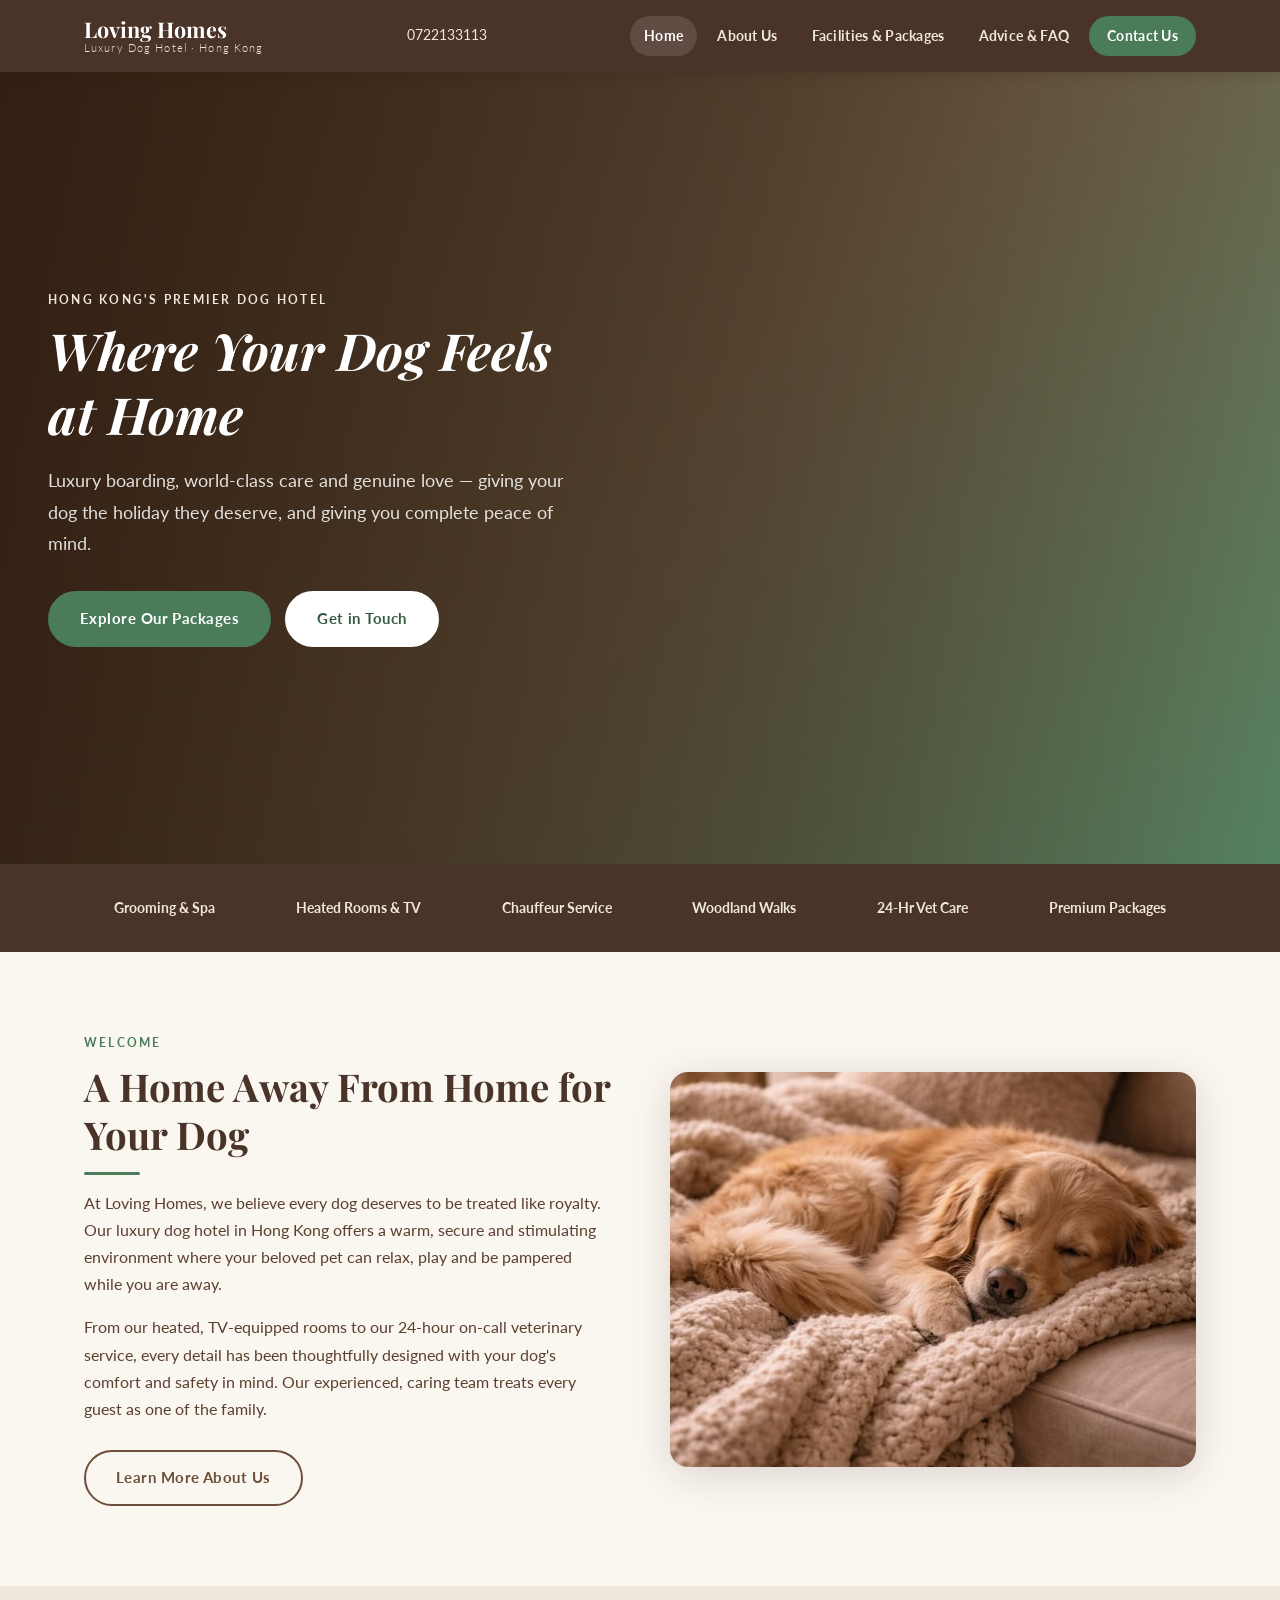
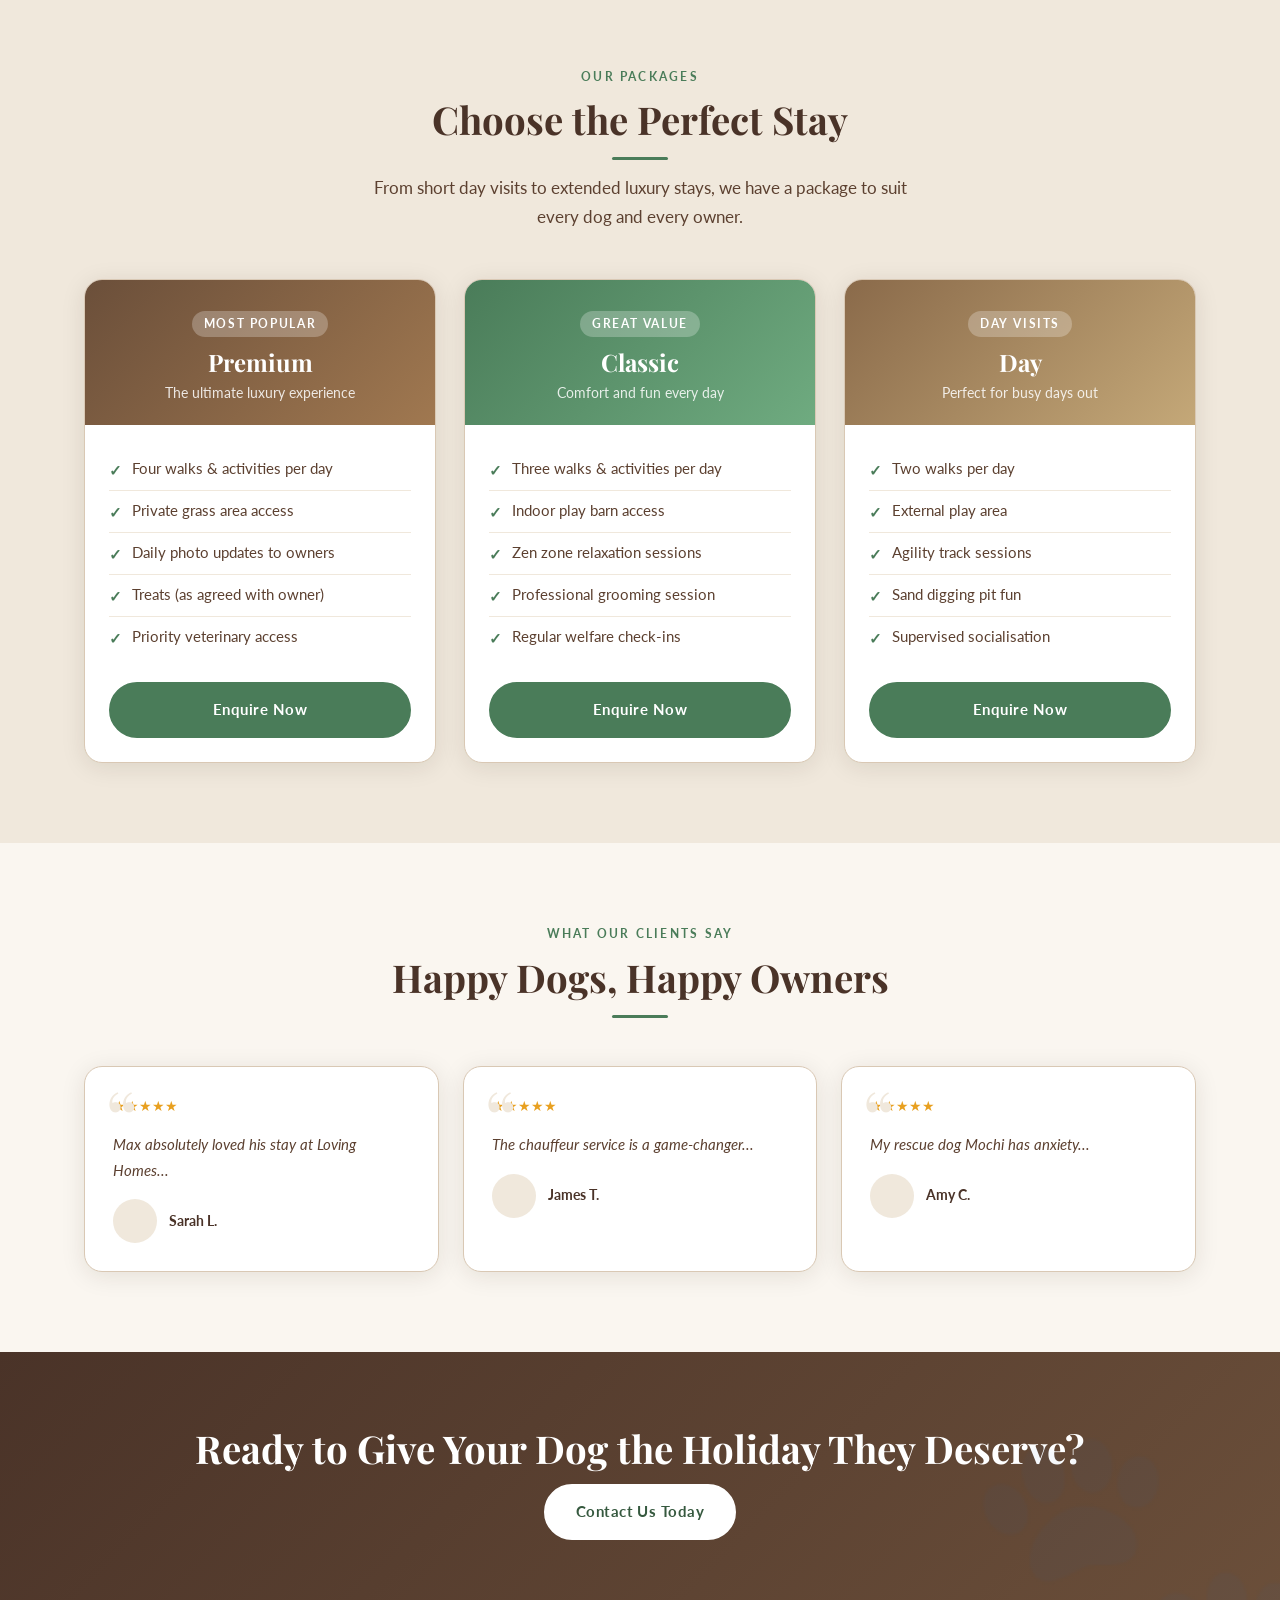
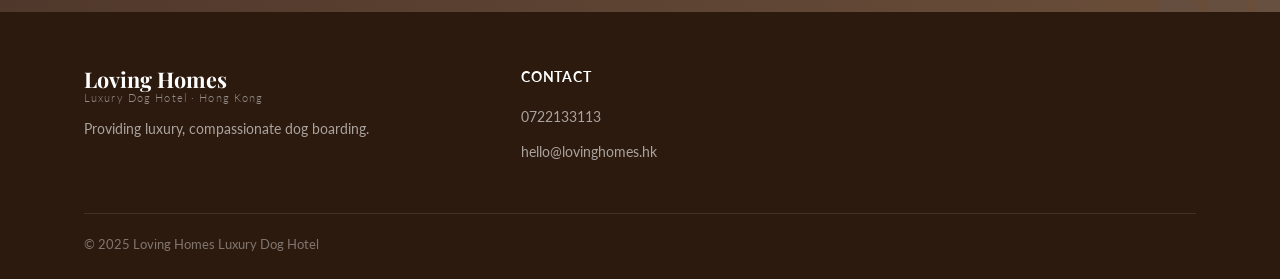
<file: index.html>
<!DOCTYPE html>
<html lang="en">
<head>
  <meta charset="UTF-8">
  <meta name="viewport" content="width=device-width, initial-scale=1.0">
  <meta name="description" content="Loving Homes – Hong Kong's premier luxury dog hotel. Premium boarding, grooming, chauffeur service and 24-hour vet care for your beloved pet.">
  <title>Loving Homes | Luxury Dog Hotel Hong Kong</title>
  <link rel="stylesheet" href="style.css">
</head>
<body>

  <a href="#main-content" class="skip-link">Skip to main content</a>

  <!-- HEADER -->
  <header id="site-header" role="banner">
    <div class="header-inner">
      <a href="index.html" class="logo" aria-label="Loving Homes – Home">
        <span class="logo-text">Loving Homes<span>Luxury Dog Hotel · Hong Kong</span></span>
      </a>
      <span class="header-contact" aria-label="Phone number">0722133113</span>
      <nav id="main-nav" aria-label="Main navigation">
        <a href="index.html" class="active">Home</a>
        <a href="about.html">About Us</a>
        <a href="packages.html">Facilities &amp; Packages</a>
        <a href="advice.html">Advice &amp; FAQ</a>
        <a href="contact.html" class="nav-cta">Contact Us</a>
      </nav>
      <button class="hamburger" id="hamburger" aria-label="Toggle navigation" aria-expanded="false" aria-controls="main-nav">
        <span></span><span></span><span></span>
      </button>
    </div>
  </header>

  <main id="main-content">

    <!-- HERO -->
    <section class="hero" aria-label="Welcome to Loving Homes">
      <div class="hero-bg" aria-hidden="true"></div>
      <div class="hero-overlay" aria-hidden="true"></div>
      <div class="hero-paws" aria-hidden="true"></div>
      <div class="hero-content">
        <span class="section-label">Hong Kong's Premier Dog Hotel</span>
        <h1>Where Your Dog Feels at Home</h1>
        <p>Luxury boarding, world-class care and genuine love — giving your dog the holiday they deserve, and giving you complete peace of mind.</p>
        <div class="hero-btns">
          <a href="packages.html" class="btn btn-primary">Explore Our Packages</a>
          <a href="contact.html" class="btn btn-light">Get in Touch</a>
        </div>
      </div>
    </section>

    <!-- FACILITY STRIP -->
    <div class="facility-strip" aria-label="Key facilities at a glance">
      <div class="facility-strip-inner">
        <div class="fstrip-item">Grooming &amp; Spa</div>
        <div class="fstrip-item">Heated Rooms &amp; TV</div>
        <div class="fstrip-item">Chauffeur Service</div>
        <div class="fstrip-item">Woodland Walks</div>
        <div class="fstrip-item">24-Hr Vet Care</div>
        <div class="fstrip-item">Premium Packages</div>
      </div>
    </div>

    <!-- WELCOME SECTION -->
    <section class="section" aria-labelledby="welcome-heading">
      <div class="container">
        <div class="two-col">
          <div>
            <span class="section-label">Welcome</span>
            <h2 id="welcome-heading">A Home Away From Home for Your Dog</h2>
            <div class="divider" aria-hidden="true"></div>
            <p>At Loving Homes, we believe every dog deserves to be treated like royalty. Our luxury dog hotel in Hong Kong offers a warm, secure and stimulating environment where your beloved pet can relax, play and be pampered while you are away.</p>
            <p>From our heated, TV-equipped rooms to our 24-hour on-call veterinary service, every detail has been thoughtfully designed with your dog's comfort and safety in mind. Our experienced, caring team treats every guest as one of the family.</p>
            <a href="about.html" class="btn btn-outline" style="margin-top:12px;">Learn More About Us</a>
          </div>
          <div class="two-col-img">
            <img src="Dog1.jpg" alt="Happy dog at Loving Homes">
          </div>
        </div>
      </div>
    </section>

    <!-- PACKAGES PREVIEW -->
    <section class="section section-alt" aria-labelledby="packages-heading">
      <div class="container">
        <div class="section-heading centered">
          <span class="section-label">Our Packages</span>
          <h2 id="packages-heading">Choose the Perfect Stay</h2>
          <div class="divider" aria-hidden="true"></div>
          <p>From short day visits to extended luxury stays, we have a package to suit every dog and every owner.</p>
        </div>
        <div class="packages-grid">

          <div class="pkg-card">
            <div class="pkg-header premium">
              <span class="pkg-badge">Most Popular</span>
              <h3>Premium</h3>
              <p>The ultimate luxury experience</p>
            </div>
            <div class="pkg-body">
              <ul class="pkg-features">
                <li>Four walks &amp; activities per day</li>
                <li>Private grass area access</li>
                <li>Daily photo updates to owners</li>
                <li>Treats (as agreed with owner)</li>
                <li>Priority veterinary access</li>
              </ul>
              <a href="contact.html?pkg=premium" class="btn btn-primary">Enquire Now</a>
            </div>
          </div>

          <div class="pkg-card">
            <div class="pkg-header classic">
              <span class="pkg-badge">Great Value</span>
              <h3>Classic</h3>
              <p>Comfort and fun every day</p>
            </div>
            <div class="pkg-body">
              <ul class="pkg-features">
                <li>Three walks &amp; activities per day</li>
                <li>Indoor play barn access</li>
                <li>Zen zone relaxation sessions</li>
                <li>Professional grooming session</li>
                <li>Regular welfare check-ins</li>
              </ul>
              <a href="contact.html?pkg=classic" class="btn btn-primary">Enquire Now</a>
            </div>
          </div>

          <div class="pkg-card">
            <div class="pkg-header day">
              <span class="pkg-badge">Day Visits</span>
              <h3>Day</h3>
              <p>Perfect for busy days out</p>
            </div>
            <div class="pkg-body">
              <ul class="pkg-features">
                <li>Two walks per day</li>
                <li>External play area</li>
                <li>Agility track sessions</li>
                <li>Sand digging pit fun</li>
                <li>Supervised socialisation</li>
              </ul>
              <a href="contact.html?pkg=day" class="btn btn-primary">Enquire Now</a>
            </div>
          </div>

        </div>
      </div>
    </section>

    <!-- TESTIMONIALS -->
    <section class="section">
      <div class="container">
        <div class="section-heading centered">
          <span class="section-label">What Our Clients Say</span>
          <h2>Happy Dogs, Happy Owners</h2>
          <div class="divider"></div>
        </div>
        <div class="testimonials-grid">

          <article class="testi-card">
            <div class="stars">★★★★★</div>
            <p>Max absolutely loved his stay at Loving Homes...</p>
            <div class="testi-author">
              <div class="testi-avatar"></div>
              <div>
                <div class="testi-name">Sarah L.</div>
              </div>
            </div>
          </article>

          <article class="testi-card">
            <div class="stars">★★★★★</div>
            <p>The chauffeur service is a game-changer...</p>
            <div class="testi-author">
              <div class="testi-avatar"></div>
              <div>
                <div class="testi-name">James T.</div>
              </div>
            </div>
          </article>

          <article class="testi-card">
            <div class="stars">★★★★★</div>
            <p>My rescue dog Mochi has anxiety...</p>
            <div class="testi-author">
              <div class="testi-avatar"></div>
              <div>
                <div class="testi-name">Amy C.</div>
              </div>
            </div>
          </article>

        </div>
      </div>
    </section>

    <!-- CTA -->
    <section class="cta-banner">
      <div class="container">
        <h2>Ready to Give Your Dog the Holiday They Deserve?</h2>
        <a href="contact.html" class="btn btn-light">Contact Us Today</a>
      </div>
    </section>

  </main>

  <!-- FOOTER -->
  <footer id="site-footer">
    <div class="container">
      <div class="footer-inner">

        <div class="footer-brand">
          <a href="index.html" class="logo">
            <span class="logo-text">Loving Homes<span>Luxury Dog Hotel · Hong Kong</span></span>
          </a>
          <p>Providing luxury, compassionate dog boarding.</p>
        </div>

        <div class="footer-col">
          <h4>Contact</h4>
          <ul>
            <li><a href="tel:0722133113">0722133113</a></li>
            <li><a href="mailto:hello@lovinghomes.hk">hello@lovinghomes.hk</a></li>
          </ul>
        </div>

      </div>

      <div class="footer-bottom">
        <span>© 2025 Loving Homes Luxury Dog Hotel</span>
      </div>
    </div>
  </footer>

</body>
</html>
</file>
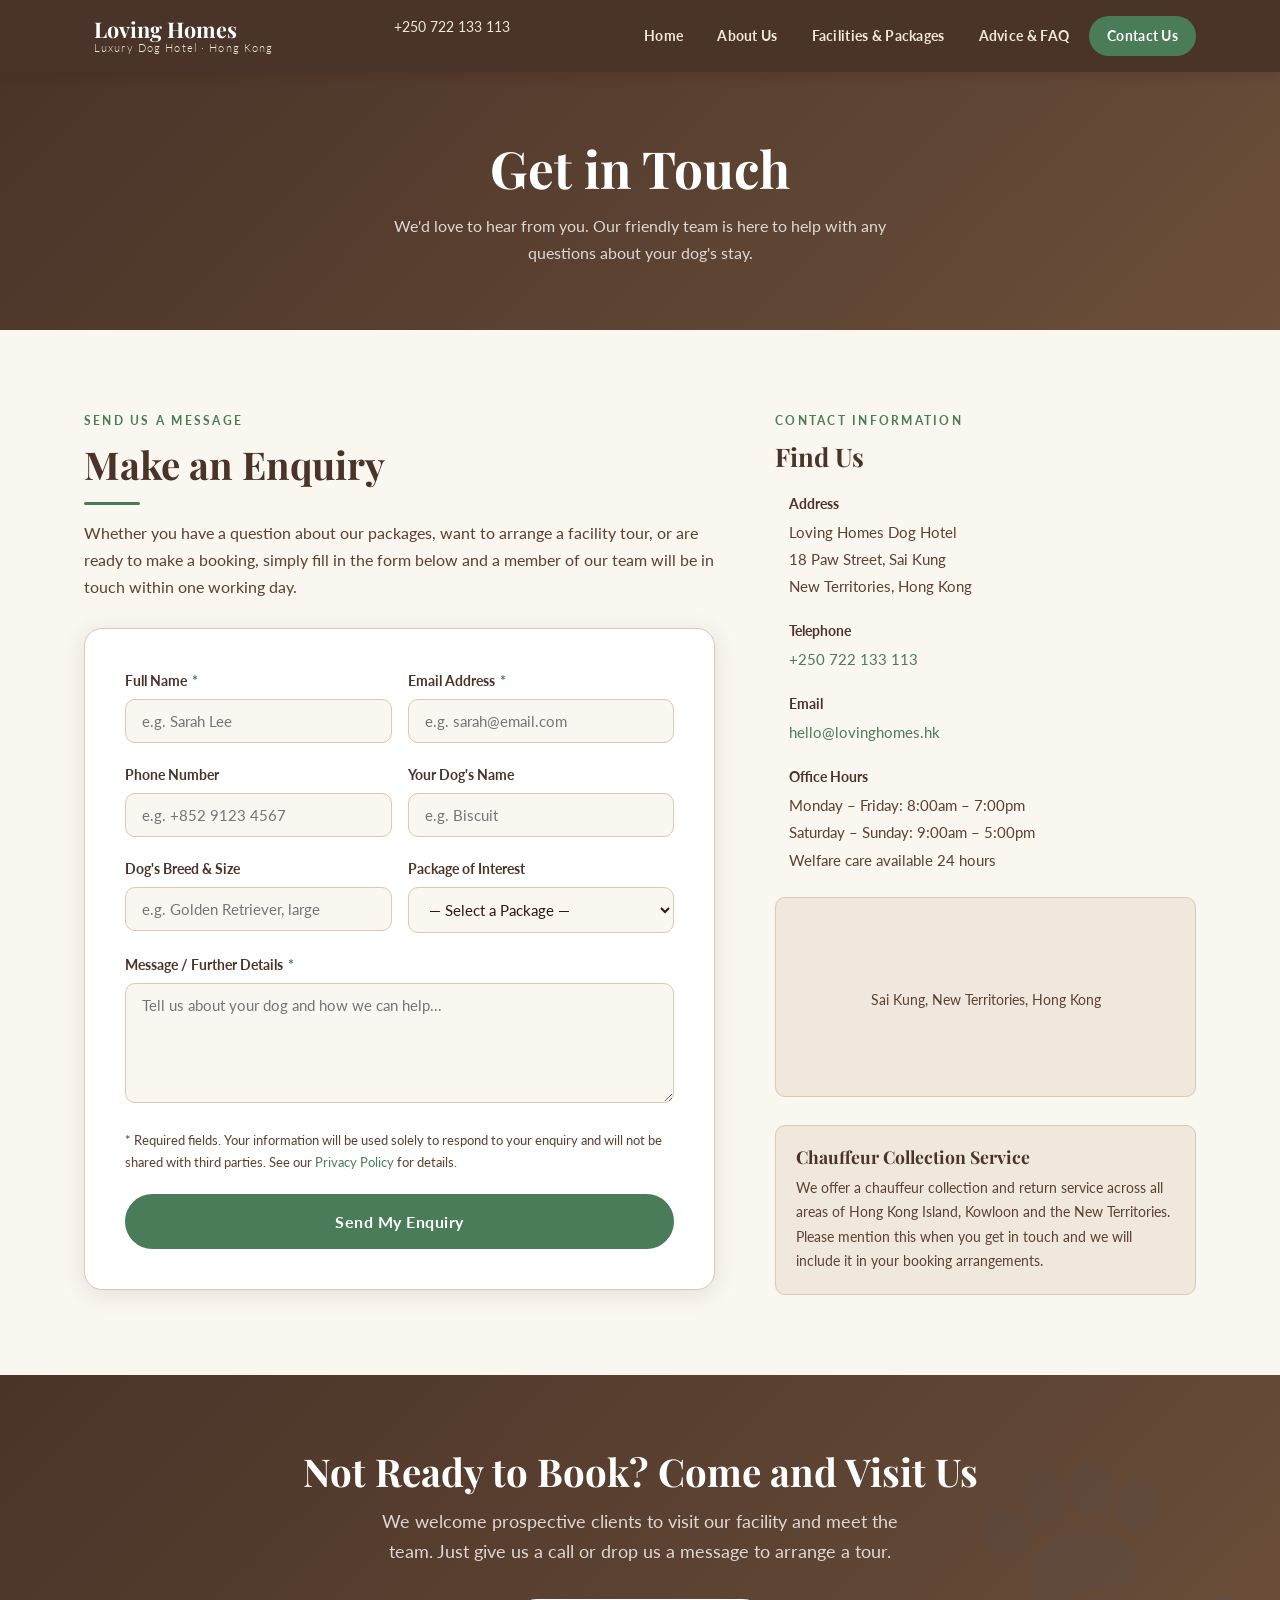
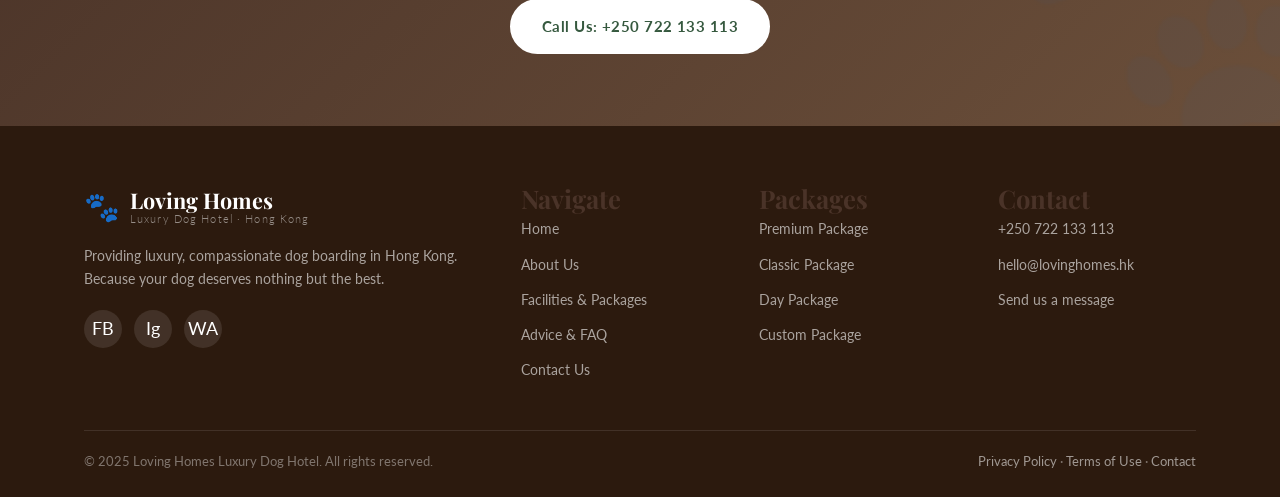
<file: contact.html>
<!DOCTYPE html>
<html lang="en">
<head>
  <meta charset="UTF-8">
  <meta name="viewport" content="width=device-width, initial-scale=1.0">
  <meta name="description" content="Contact Loving Homes Dog Hotel in Hong Kong. Ask about our packages, arrange a viewing, or make an enquiry for your dog's stay.">
  <title>Contact Us | Loving Homes Dog Hotel Hong Kong</title>
  <link rel="stylesheet" href="style.css">
</head>
<body>
  <a href="#main-content" class="skip-link">Skip to main content</a>

  <header id="site-header">
    <div class="header-inner">
      <a href="index.html" class="logo" aria-label="Loving Homes – Home">
        <span class="logo-icon" aria-hidden="true"></span>
        <span class="logo-text">Loving Homes<span>Luxury Dog Hotel · Hong Kong</span></span>
      </a>
      <p class="header-contact"> +250 722 133 113</p>
      <nav id="main-nav" aria-label="Main navigation">
        <a href="index.html">Home</a>
        <a href="about.html">About Us</a>
        <a href="packages.html">Facilities &amp; Packages</a>
        <a href="advice.html">Advice &amp; FAQ</a>
        <a href="contact.html" class="nav-cta active">Contact Us</a>
      </nav>
      <button class="hamburger" id="hamburger" aria-label="Toggle navigation" aria-expanded="false" aria-controls="main-nav">
        <span></span><span></span><span></span>
      </button>
    </div>
  </header>

  <main id="main-content">

    <div class="page-banner" aria-label="Contact Us page banner">
      <div class="container">
        <h1>Get in Touch</h1>
        <p>We'd love to hear from you. Our friendly team is here to help with any questions about your dog's stay.</p>
      </div>
    </div>

    <section class="section" aria-labelledby="contact-heading">
      <div class="container">
        <div class="contact-layout">

          <!-- FORM SIDE -->
          <div>
            <span class="section-label">Send Us a Message</span>
            <h2 id="contact-heading">Make an Enquiry</h2>
            <div class="divider" aria-hidden="true"></div>
            <p style="margin-bottom:28px;">Whether you have a question about our packages, want to arrange a facility tour, or are ready to make a booking, simply fill in the form below and a member of our team will be in touch within one working day.</p>

            <div class="contact-form-wrap">

              <!-- FORM — posts to Formspree -->
              <form
                id="contact-form"
                action="https://formspree.io/f/mwvawjal"
                method="POST"
                novalidate
                aria-label="Contact enquiry form"
              >

                <div class="form-row">
                  <div class="form-group">
                    <label for="full-name">Full Name <span class="required-star" aria-hidden="true">*</span></label>
                    <input type="text" id="full-name" name="full-name" required autocomplete="name" placeholder="e.g. Sarah Lee" aria-required="true">
                    <span class="error-msg" role="alert" id="name-error">Please enter your full name.</span>
                  </div>
                  <div class="form-group">
                    <label for="email">Email Address <span class="required-star" aria-hidden="true">*</span></label>
                    <input type="email" id="email" name="email" required autocomplete="email" placeholder="e.g. sarah@email.com" aria-required="true">
                    <span class="error-msg" role="alert" id="email-error">Please enter a valid email address.</span>
                  </div>
                </div>

                <div class="form-row">
                  <div class="form-group">
                    <label for="phone">Phone Number</label>
                    <input type="tel" id="phone" name="phone" autocomplete="tel" placeholder="e.g. +852 9123 4567">
                  </div>
                  <div class="form-group">
                    <label for="dog-name">Your Dog's Name</label>
                    <input type="text" id="dog-name" name="dog-name" placeholder="e.g. Biscuit">
                  </div>
                </div>

                <div class="form-row">
                  <div class="form-group">
                    <label for="dog-breed">Dog's Breed &amp; Size</label>
                    <input type="text" id="dog-breed" name="dog-breed" placeholder="e.g. Golden Retriever, large">
                  </div>
                  <div class="form-group">
                    <label for="package">Package of Interest</label>
                    <select id="package" name="package">
                      <option value="">— Select a Package —</option>
                      <option value="premium">Premium Package</option>
                      <option value="classic">Classic Package</option>
                      <option value="day">Day Package</option>
                      <option value="custom">Custom Package</option>
                      <option value="not-sure">Not Sure Yet</option>
                    </select>
                  </div>
                </div>

                <div class="form-group">
                  <label for="message">Message / Further Details <span class="required-star" aria-hidden="true">*</span></label>
                  <textarea id="message" name="message" required placeholder="Tell us about your dog and how we can help..." aria-required="true"></textarea>
                  <span class="error-msg" role="alert" id="message-error">Please enter a message.</span>
                </div>

                <p style="font-size:0.8rem;color:var(--text-mid);margin-bottom:20px;">
                  <span aria-hidden="true">*</span> Required fields. Your information will be used solely to respond to your enquiry and will not be shared with third parties. See our <a href="#">Privacy Policy</a> for details.
                </p>

                <button type="submit" class="btn btn-primary" style="width:100%;font-size:1rem;padding:16px;">
                  Send My Enquiry
                </button>

              </form>

              <!-- CONFIRMATION MESSAGE -->
              <div id="form-confirmation" class="form-confirmation" role="alert" aria-live="polite">
                <div class="conf-icon" aria-hidden="true"></div>
                <h3>Thank You!</h3>
                <p>Your enquiry has been received. A member of the Loving Homes team will be in touch within one working day.</p>
                <p style="margin-top:16px;"><a href="index.html" class="btn btn-outline">Return to Home</a></p>
              </div>

            </div>
          </div>

          <!-- INFO SIDE -->
          <div>
            <span class="section-label">Contact Information</span>
            <h3 style="margin-bottom:20px;">Find Us</h3>

            <div class="contact-info-item">
              <div class="ci-icon" aria-hidden="true"></div>
              <div class="ci-text">
                <strong>Address</strong>
                <span>Loving Homes Dog Hotel<br>18 Paw Street, Sai Kung<br>New Territories, Hong Kong</span>
              </div>
            </div>

            <div class="contact-info-item">
              <div class="ci-icon" aria-hidden="true"></div>
              <div class="ci-text">
                <strong>Telephone</strong>
                <span><a href="tel:+250722133113">+250 722 133 113</a></span>
              </div>
            </div>

            <div class="contact-info-item">
              <div class="ci-icon" aria-hidden="true"></div>
              <div class="ci-text">
                <strong>Email</strong>
                <span><a href="mailto:hello@lovinghomes.hk">hello@lovinghomes.hk</a></span>
              </div>
            </div>

            <div class="contact-info-item">
              <div class="ci-icon" aria-hidden="true"></div>
              <div class="ci-text">
                <strong>Office Hours</strong>
                <span>Monday – Friday: 8:00am – 7:00pm<br>Saturday – Sunday: 9:00am – 5:00pm<br>Welfare care available 24 hours</span>
              </div>
            </div>

            <div class="map-placeholder" role="img" aria-label="Map placeholder – Loving Homes location in Sai Kung, Hong Kong">
              <span aria-hidden="true"></span>
              <span>Sai Kung, New Territories, Hong Kong</span>
            </div>

            <div style="margin-top:28px;padding:20px;background:var(--bg-mid);border-radius:var(--radius);border:1px solid var(--border);">
              <h4 style="margin-bottom:8px;">Chauffeur Collection Service</h4>
              <p style="font-size:0.9rem;margin:0;">We offer a chauffeur collection and return service across all areas of Hong Kong Island, Kowloon and the New Territories. Please mention this when you get in touch and we will include it in your booking arrangements.</p>
            </div>
          </div>

        </div>
      </div>
    </section>

    <!-- CTA BANNER -->
    <section class="cta-banner" aria-labelledby="contact-cta-heading">
      <div class="container">
        <h2 id="contact-cta-heading">Not Ready to Book? Come and Visit Us</h2>
        <p>We welcome prospective clients to visit our facility and meet the team. Just give us a call or drop us a message to arrange a tour.</p>
        <a href="tel:+250722133113" class="btn btn-light">Call Us: +250 722 133 113</a>
      </div>
    </section>

  </main>

  <footer id="site-footer" role="contentinfo">
    <div class="container">
      <div class="footer-inner">
        <div class="footer-brand">
          <a href="index.html" class="logo">
            <span class="logo-icon" aria-hidden="true">🐾</span>
            <span class="logo-text">Loving Homes<span>Luxury Dog Hotel · Hong Kong</span></span>
          </a>
          <p>Providing luxury, compassionate dog boarding in Hong Kong. Because your dog deserves nothing but the best.</p>
          <div class="social-icons">
            <a href="#" class="social-icon" aria-label="Facebook">FB</a>
            <a href="#" class="social-icon" aria-label="Instagram">Ig</a>
            <a href="#" class="social-icon" aria-label="WhatsApp">WA</a>
          </div>
        </div>
        <div class="footer-col">
          <h3>Navigate</h3>
          <ul>
            <li><a href="index.html">Home</a></li>
            <li><a href="about.html">About Us</a></li>
            <li><a href="packages.html">Facilities &amp; Packages</a></li>
            <li><a href="advice.html">Advice &amp; FAQ</a></li>
            <li><a href="contact.html">Contact Us</a></li>
          </ul>
        </div>
        <div class="footer-col">
          <h3>Packages</h3>
          <ul>
            <li><a href="packages.html#premium">Premium Package</a></li>
            <li><a href="packages.html#classic">Classic Package</a></li>
            <li><a href="packages.html#day">Day Package</a></li>
            <li><a href="contact.html">Custom Package</a></li>
          </ul>
        </div>
        <div class="footer-col">
          <h3>Contact</h3>
          <ul>
            <li><a href="tel:+250722133113">+250 722 133 113</a></li>
            <li><a href="mailto:hello@lovinghomes.hk">hello@lovinghomes.hk</a></li>
            <li><a href="contact.html">Send us a message</a></li>
          </ul>
        </div>
      </div>
      <div class="footer-bottom">
        <span>© 2025 Loving Homes Luxury Dog Hotel. All rights reserved.</span>
        <span><a href="#">Privacy Policy</a> · <a href="#">Terms of Use</a> · <a href="contact.html">Contact</a></span>
      </div>
    </div>
  </footer>

  <script>
    /* ── Hamburger menu ───────────────────── */
    const hamburger = document.getElementById('hamburger');
    const mainNav   = document.getElementById('main-nav');
    if (hamburger && mainNav) {
      hamburger.addEventListener('click', function () {
        const isOpen = mainNav.classList.toggle('open');
        hamburger.classList.toggle('open', isOpen);
        hamburger.setAttribute('aria-expanded', isOpen);
      });
      mainNav.querySelectorAll('a').forEach(link => {
        link.addEventListener('click', () => {
          mainNav.classList.remove('open');
          hamburger.classList.remove('open');
          hamburger.setAttribute('aria-expanded', 'false');
        });
      });
    }

    /* ── Contact Form — Formspree + custom confirmation ── */
    const form         = document.getElementById('contact-form');
    const confirmation = document.getElementById('form-confirmation');

    if (form) {
      form.addEventListener('submit', async function (e) {
        e.preventDefault();

        /* client-side validation */
        let valid = true;
        form.querySelectorAll('.error-msg').forEach(el => el.style.display = 'none');
        form.querySelectorAll('.error').forEach(el => el.classList.remove('error'));

        form.querySelectorAll('[required]').forEach(field => {
          if (!field.value.trim()) {
            field.classList.add('error');
            const msg = field.parentElement.querySelector('.error-msg');
            if (msg) msg.style.display = 'block';
            valid = false;
          }
        });

        const emailField = form.querySelector('[type="email"]');
        if (emailField && emailField.value.trim()) {
          const emailPattern = /^[^\s@]+@[^\s@]+\.[^\s@]+$/;
          if (!emailPattern.test(emailField.value.trim())) {
            emailField.classList.add('error');
            const msg = emailField.parentElement.querySelector('.error-msg');
            if (msg) { msg.textContent = 'Please enter a valid email address.'; msg.style.display = 'block'; }
            valid = false;
          }
        }

        if (!valid) return;

        /* send to Formspree */
        const submitBtn = form.querySelector('[type="submit"]');
        submitBtn.textContent = 'Sending…';
        submitBtn.disabled = true;

        try {
          const response = await fetch(form.action, {
            method: 'POST',
            body: new FormData(form),
            headers: { 'Accept': 'application/json' }
          });

          if (response.ok) {
            form.style.display = 'none';
            confirmation.style.display = 'block';
          } else {
            submitBtn.textContent = 'Send My Enquiry';
            submitBtn.disabled = false;
            alert('Something went wrong. Please try again or email us directly at hello@lovinghomes.hk');
          }
        } catch (error) {
          submitBtn.textContent = 'Send My Enquiry';
          submitBtn.disabled = false;
          alert('Network error. Please check your connection and try again.');
        }
      });

      form.querySelectorAll('input, select, textarea').forEach(field => {
        field.addEventListener('input', function () {
          this.classList.remove('error');
          const msg = this.parentElement.querySelector('.error-msg');
          if (msg) msg.style.display = 'none';
        });
      });
    }
  </script>

</body>
</html>
</file>
<file: style.css>
@import url('https://fonts.googleapis.com/css2?family=Playfair+Display:ital,wght@0,400;0,600;0,700;1,400&family=Lato:wght@300;400;700&display=swap');

/* ================================================
   CSS VARIABLES
   ================================================ */
:root {
  --primary:       #6B4F3A;
  --primary-dark:  #4A3328;
  --secondary:     #A07850;
  --accent:        #4A7C59;
  --accent-dark:   #36593F;
  --bg-light:      #FAF6F0;
  --bg-mid:        #F0E8DC;
  --bg-dark:       #2C1A0E;
  --text-dark:     #2C1A0E;
  --text-mid:      #5C4030;
  --text-light:    #FFFFFF;
  --border:        #D9C8B4;
  --shadow:        0 4px 24px rgba(44,26,14,0.10);
  --shadow-lg:     0 8px 40px rgba(44,26,14,0.15);
  --radius:        10px;
  --radius-lg:     18px;
  --transition:    0.3s ease;
  --font-heading:  'Playfair Display', Georgia, serif;
  --font-body:     'Lato', Arial, sans-serif;
}

/* ================================================
   RESET & BASE
   ================================================ */
*, *::before, *::after {
  box-sizing: border-box;
  margin: 0;
  padding: 0;
}

html {
  scroll-behavior: smooth;
  font-size: 16px;
}

body {
  font-family: var(--font-body);
  background: var(--bg-light);
  color: var(--text-dark);
  line-height: 1.7;
}

img {
  max-width: 100%;
  height: auto;
  display: block;
}

a {
  color: var(--accent);
  text-decoration: none;
  transition: color var(--transition);
}

a:hover {
  color: var(--accent-dark);
}

ul {
  list-style: none;
}

/* ================================================
   ACCESSIBILITY – SKIP LINK
   ================================================ */
.skip-link {
  position: absolute;
  top: -100px;
  left: 0;
  background: var(--accent);
  color: #fff;
  padding: 10px 18px;
  z-index: 9999;
  border-radius: 0 0 var(--radius) 0;
  font-weight: 700;
  transition: top 0.2s;
}

.skip-link:focus {
  top: 0;
}

/* ================================================
   TYPOGRAPHY
   ================================================ */
h1, h2, h3, h4, h5 {
  font-family: var(--font-heading);
  line-height: 1.25;
  color: var(--primary-dark);
}

h1 { font-size: clamp(2rem, 5vw, 3.2rem); }
h2 { font-size: clamp(1.6rem, 3.5vw, 2.4rem); }
h3 { font-size: clamp(1.2rem, 2.5vw, 1.6rem); }
h4 { font-size: 1.1rem; }

p {
  margin-bottom: 1rem;
  color: var(--text-mid);
}

p:last-child {
  margin-bottom: 0;
}

.section-label {
  display: block;
  font-size: 0.78rem;
  font-weight: 700;
  letter-spacing: 0.18em;
  text-transform: uppercase;
  color: var(--accent);
  margin-bottom: 0.5rem;
}

/* ================================================
   LAYOUT HELPERS
   ================================================ */
.container {
  max-width: 1160px;
  margin: 0 auto;
  padding: 0 24px;
}

.section {
  padding: 80px 0;
}

.section-alt {
  background: var(--bg-mid);
}

.text-center {
  text-align: center;
}

/* ================================================
   BUTTONS
   ================================================ */
.btn {
  display: inline-block;
  padding: 13px 30px;
  border-radius: 50px;
  font-family: var(--font-body);
  font-weight: 700;
  font-size: 0.95rem;
  letter-spacing: 0.03em;
  cursor: pointer;
  border: 2px solid transparent;
  transition: all var(--transition);
  text-align: center;
}

.btn-primary {
  background: var(--accent);
  color: #fff;
  border-color: var(--accent);
}

.btn-primary:hover {
  background: var(--accent-dark);
  border-color: var(--accent-dark);
  color: #fff;
  transform: translateY(-2px);
  box-shadow: 0 6px 20px rgba(74,124,89,0.35);
}

.btn-outline {
  background: transparent;
  color: var(--primary);
  border-color: var(--primary);
}

.btn-outline:hover {
  background: var(--primary);
  color: #fff;
  transform: translateY(-2px);
}

.btn-light {
  background: #fff;
  color: var(--accent-dark);
  border-color: #fff;
}

.btn-light:hover {
  background: var(--bg-mid);
  border-color: var(--bg-mid);
  transform: translateY(-2px);
}

/* ================================================
   HEADER & NAVIGATION
   ================================================ */
#site-header {
  position: sticky;
  top: 0;
  z-index: 1000;
  background: var(--primary-dark);
  box-shadow: 0 2px 12px rgba(44,26,14,0.18);
}

.header-inner {
  display: flex;
  align-items: center;
  justify-content: space-between;
  padding: 0 24px;
  max-width: 1160px;
  margin: 0 auto;
  height: 72px;
}

.logo {
  display: flex;
  align-items: center;
  gap: 10px;
  text-decoration: none;
}

.logo-icon {
  font-size: 1.8rem;
}

.logo-text {
  font-family: var(--font-heading);
  font-size: 1.35rem;
  font-weight: 700;
  color: #fff;
  line-height: 1.1;
}

.logo-text span {
  display: block;
  font-size: 0.7rem;
  font-weight: 300;
  letter-spacing: 0.1em;
  color: var(--bg-mid);
  font-family: var(--font-body);
}

.header-contact {
  color: var(--bg-mid);
  font-size: 0.85rem;
  display: flex;
  align-items: center;
  gap: 6px;
}

#main-nav {
  display: flex;
  align-items: center;
  gap: 6px;
}

#main-nav a {
  color: var(--bg-mid);
  font-weight: 700;
  font-size: 0.9rem;
  padding: 8px 14px;
  border-radius: 50px;
  transition: all var(--transition);
  letter-spacing: 0.02em;
}

#main-nav a:hover,
#main-nav a.active {
  background: rgba(255,255,255,0.12);
  color: #fff;
}

#main-nav a.nav-cta {
  background: var(--accent);
  color: #fff;
  padding: 8px 18px;
}

#main-nav a.nav-cta:hover {
  background: var(--accent-dark);
}

/* Hamburger Menu */
.hamburger {
  display: none;
  flex-direction: column;
  gap: 5px;
  cursor: pointer;
  padding: 8px;
  background: none;
  border: none;
}

.hamburger span {
  display: block;
  width: 25px;
  height: 2px;
  background: #fff;
  border-radius: 2px;
  transition: all var(--transition);
}

.hamburger.open span:nth-child(1) {
  transform: rotate(45deg) translate(5px, 5px);
}

.hamburger.open span:nth-child(2) {
  opacity: 0;
}

.hamburger.open span:nth-child(3) {
  transform: rotate(-45deg) translate(5px, -5px);
}

/* ================================================
   HERO SECTION
   ================================================ */
.hero {
  position: relative;
  min-height: 88vh;
  display: flex;
  align-items: center;
  overflow: hidden;
  background: linear-gradient(135deg, #3D2616 0%, #6B4F3A 50%, #4A7C59 100%);
}

.hero-bg {
  position: absolute;
  inset: 0;
  background: linear-gradient(135deg, #8B7355 0%, #6B8F71 100%);
  opacity: 0.3;
}

.hero-overlay {
  position: absolute;
  inset: 0;
  background: linear-gradient(to right, rgba(44,26,14,0.85) 0%, rgba(44,26,14,0.4) 60%, transparent 100%);
}

.hero-content {
  position: relative;
  z-index: 2;
  max-width: 620px;
  padding: 60px 24px 60px 48px;
}

.hero-content .section-label {
  color: var(--bg-mid);
}

.hero-content h1 {
  color: #fff;
  margin-bottom: 1.2rem;
  font-style: italic;
}

.hero-content p {
  color: rgba(255,255,255,0.85);
  font-size: 1.15rem;
  margin-bottom: 2rem;
}

.hero-btns {
  display: flex;
  gap: 14px;
  flex-wrap: wrap;
}

.hero-paws {
  position: absolute;
  right: 80px;
  top: 50%;
  transform: translateY(-50%);
  font-size: 12rem;
  opacity: 0.07;
  z-index: 1;
  pointer-events: none;
}

/* ================================================
   FACILITY STRIP
   ================================================ */
.facility-strip {
  background: var(--primary-dark);
  padding: 32px 0;
}

.facility-strip-inner {
  display: flex;
  justify-content: space-around;
  flex-wrap: wrap;
  gap: 20px;
  max-width: 1160px;
  margin: 0 auto;
  padding: 0 24px;
}

.fstrip-item {
  display: flex;
  align-items: center;
  gap: 10px;
  color: var(--bg-mid);
  font-size: 0.9rem;
  font-weight: 700;
}

.fstrip-item .icon {
  font-size: 1.4rem;
}

/* ================================================
   SECTION HEADINGS
   ================================================ */
.section-heading {
  margin-bottom: 48px;
}

.section-heading h2 {
  margin-bottom: 0.5rem;
}

.section-heading p {
  font-size: 1.05rem;
  max-width: 560px;
}

.section-heading.centered {
  text-align: center;
}

.section-heading.centered p {
  margin: 0 auto;
}

.divider {
  width: 56px;
  height: 3px;
  background: var(--accent);
  border-radius: 2px;
  margin: 14px 0;
}

.section-heading.centered .divider {
  margin: 14px auto;
}

/* ================================================
   TWO COLUMN LAYOUT
   ================================================ */
.two-col {
  display: grid;
  grid-template-columns: 1fr 1fr;
  gap: 60px;
  align-items: center;
}

.two-col-img {
  border-radius: var(--radius-lg);
  overflow: hidden;
  box-shadow: var(--shadow-lg);
  aspect-ratio: 4/3;
  background: var(--bg-mid);
}

.two-col-img img {
  width: 100%;
  height: 100%;
  object-fit: cover;
}

.img-placeholder {
  width: 100%;
  height: 100%;
  min-height: 260px;
  display: flex;
  align-items: center;
  justify-content: center;
  font-size: 5rem;
  background: linear-gradient(135deg, var(--bg-mid), var(--border));
}

/* ================================================
   PACKAGE CARDS
   ================================================ */
.packages-grid {
  display: grid;
  grid-template-columns: repeat(3, 1fr);
  gap: 28px;
  margin-top: 16px;
}

.pkg-card {
  background: #fff;
  border-radius: var(--radius-lg);
  box-shadow: var(--shadow);
  overflow: hidden;
  display: flex;
  flex-direction: column;
  transition: transform var(--transition), box-shadow var(--transition);
  border: 1px solid var(--border);
}

.pkg-card:hover {
  transform: translateY(-6px);
  box-shadow: var(--shadow-lg);
}

.pkg-header {
  padding: 28px 24px 20px;
  text-align: center;
}

.pkg-header.premium {
  background: linear-gradient(135deg, #6B4F3A, #A07850);
}

.pkg-header.classic {
  background: linear-gradient(135deg, #4A7C59, #6FAB80);
}

.pkg-header.day {
  background: linear-gradient(135deg, #8A6A4A, #C4A878);
}

.pkg-badge {
  display: inline-block;
  font-size: 0.72rem;
  font-weight: 700;
  letter-spacing: 0.14em;
  text-transform: uppercase;
  background: rgba(255,255,255,0.25);
  padding: 3px 12px;
  border-radius: 50px;
  margin-bottom: 10px;
  color: #fff;
}

.pkg-header h3 {
  color: #fff;
  font-size: 1.5rem;
  margin-bottom: 4px;
}

.pkg-header p {
  color: rgba(255,255,255,0.85);
  font-size: 0.9rem;
  margin: 0;
}

.pkg-body {
  padding: 24px;
  flex: 1;
  display: flex;
  flex-direction: column;
}

.pkg-features {
  margin-bottom: 24px;
  flex: 1;
}

.pkg-features li {
  display: flex;
  align-items: flex-start;
  gap: 10px;
  padding: 7px 0;
  border-bottom: 1px solid var(--bg-mid);
  font-size: 0.92rem;
  color: var(--text-mid);
}

.pkg-features li:last-child {
  border-bottom: none;
}

.pkg-features li::before {
  content: '✓';
  color: var(--accent);
  font-weight: 700;
  flex-shrink: 0;
  margin-top: 2px;
}

.pkg-card .btn {
  width: 100%;
  text-align: center;
}

/* ================================================
   FACILITIES GRID
   ================================================ */
.facilities-grid {
  display: grid;
  grid-template-columns: repeat(3, 1fr);
  gap: 24px;
}

.facility-card {
  background: #fff;
  border-radius: var(--radius);
  padding: 28px 24px;
  border: 1px solid var(--border);
  transition: all var(--transition);
  box-shadow: var(--shadow);
}

.facility-card:hover {
  border-color: var(--accent);
  transform: translateY(-3px);
  box-shadow: var(--shadow-lg);
}

.facility-icon {
  font-size: 2.2rem;
  margin-bottom: 14px;
}

.facility-card h4 {
  margin-bottom: 8px;
  color: var(--primary-dark);
  font-size: 1.05rem;
}

.facility-card p {
  font-size: 0.9rem;
  margin: 0;
}

/* ================================================
   TESTIMONIALS
   ================================================ */
.testimonials-grid {
  display: grid;
  grid-template-columns: repeat(3, 1fr);
  gap: 24px;
}

.testi-card {
  background: #fff;
  border-radius: var(--radius-lg);
  padding: 28px;
  border: 1px solid var(--border);
  box-shadow: var(--shadow);
  position: relative;
}

.testi-card::before {
  content: '\201C';
  font-family: var(--font-heading);
  font-size: 5rem;
  line-height: 1;
  color: var(--bg-mid);
  position: absolute;
  top: 10px;
  left: 20px;
}

.testi-card p {
  font-style: italic;
  font-size: 0.95rem;
  position: relative;
  z-index: 1;
  padding-top: 10px;
  margin-bottom: 16px;
}

.testi-author {
  display: flex;
  align-items: center;
  gap: 12px;
}

.testi-avatar {
  width: 44px;
  height: 44px;
  border-radius: 50%;
  background: var(--bg-mid);
  display: flex;
  align-items: center;
  justify-content: center;
  font-size: 1.4rem;
  flex-shrink: 0;
}

.testi-name {
  font-weight: 700;
  font-size: 0.9rem;
  color: var(--primary-dark);
}

.testi-dog {
  font-size: 0.78rem;
  color: var(--text-mid);
}

.stars {
  color: #E8A020;
  font-size: 0.85rem;
  margin-bottom: 4px;
}

/* ================================================
   CTA BANNER
   ================================================ */
.cta-banner {
  background: linear-gradient(135deg, var(--primary-dark), var(--primary));
  padding: 72px 0;
  text-align: center;
  position: relative;
  overflow: hidden;
}

.cta-banner::before {
  content: '🐾';
  position: absolute;
  font-size: 18rem;
  opacity: 0.04;
  top: -40px;
  right: -40px;
  pointer-events: none;
}

.cta-banner h2 {
  color: #fff;
  margin-bottom: 0.75rem;
}

.cta-banner p {
  color: rgba(255,255,255,0.8);
  font-size: 1.1rem;
  margin-bottom: 2rem;
  max-width: 560px;
  margin-left: auto;
  margin-right: auto;
}

/* ================================================
   PAGE BANNER (inner pages)
   ================================================ */
.page-banner {
  background: linear-gradient(135deg, var(--primary-dark) 0%, var(--primary) 100%);
  padding: 64px 0;
  text-align: center;
}

.page-banner h1 {
  color: #fff;
}

.page-banner p {
  color: rgba(255,255,255,0.8);
  max-width: 560px;
  margin: 12px auto 0;
}

/* ================================================
   ABOUT PAGE – WHY CHOOSE US
   ================================================ */
.why-grid {
  display: grid;
  grid-template-columns: repeat(3, 1fr);
  gap: 28px;
}

.why-card {
  background: #fff;
  border-radius: var(--radius-lg);
  padding: 36px 28px;
  text-align: center;
  border: 1px solid var(--border);
  box-shadow: var(--shadow);
  transition: all var(--transition);
}

.why-card:hover {
  transform: translateY(-4px);
  box-shadow: var(--shadow-lg);
}

.why-icon {
  font-size: 2.8rem;
  margin-bottom: 18px;
}

.why-card h3 {
  margin-bottom: 10px;
  font-size: 1.2rem;
}

/* ================================================
   ABOUT PAGE – TEAM
   ================================================ */
.team-grid {
  display: grid;
  grid-template-columns: repeat(3, 1fr);
  gap: 28px;
}

.team-card {
  background: #fff;
  border-radius: var(--radius-lg);
  overflow: hidden;
  box-shadow: var(--shadow);
  border: 1px solid var(--border);
  text-align: center;
  transition: all var(--transition);
}

.team-card:hover {
  transform: translateY(-4px);
  box-shadow: var(--shadow-lg);
}

.team-photo {
  height: 180px;
  background: linear-gradient(135deg, var(--bg-mid), var(--border));
  display: flex;
  align-items: center;
  justify-content: center;
  font-size: 5rem;
}

.team-info {
  padding: 20px;
}

.team-info h4 {
  margin-bottom: 4px;
}

.team-role {
  font-size: 0.82rem;
  color: var(--accent);
  font-weight: 700;
  text-transform: uppercase;
  letter-spacing: 0.08em;
}

.team-info p {
  font-size: 0.88rem;
  margin-top: 8px;
}

/* ================================================
   PACKAGES PAGE – CUSTOM BOX
   ================================================ */
.custom-pkg-box {
  background: var(--bg-mid);
  border: 2px dashed var(--border);
  border-radius: var(--radius-lg);
  padding: 36px;
  text-align: center;
  margin-top: 32px;
}

.custom-pkg-box h3 {
  margin-bottom: 12px;
}

.custom-pkg-box p {
  max-width: 520px;
  margin: 0 auto 24px;
}

/* ================================================
   FAQ ACCORDION
   ================================================ */
.faq-list {
  max-width: 760px;
  margin: 0 auto;
}

.faq-item {
  border: 1px solid var(--border);
  border-radius: var(--radius);
  margin-bottom: 12px;
  overflow: hidden;
  background: #fff;
  box-shadow: 0 2px 8px rgba(44,26,14,0.04);
}

.faq-question {
  width: 100%;
  background: none;
  border: none;
  padding: 20px 24px;
  text-align: left;
  font-family: var(--font-body);
  font-size: 1rem;
  font-weight: 700;
  color: var(--primary-dark);
  cursor: pointer;
  display: flex;
  justify-content: space-between;
  align-items: center;
  transition: background var(--transition);
}

.faq-question:hover {
  background: var(--bg-mid);
}

.faq-question:focus {
  outline: 3px solid var(--accent);
  outline-offset: -3px;
}

.faq-toggle {
  font-size: 1.4rem;
  color: var(--accent);
  font-weight: 300;
  transition: transform var(--transition);
  flex-shrink: 0;
}

.faq-item.open .faq-toggle {
  transform: rotate(45deg);
}

.faq-answer {
  max-height: 0;
  overflow: hidden;
  transition: max-height 0.4s ease, padding 0.3s ease;
  padding: 0 24px;
}

.faq-item.open .faq-answer {
  max-height: 400px;
  padding: 0 24px 20px;
}

.faq-answer p {
  font-size: 0.95rem;
  margin: 0;
}

/* ================================================
   ADVICE / ARTICLES GRID  ← UPDATED SECTION
   ================================================ */
.advice-grid {
  display: grid;
  grid-template-columns: repeat(3, 1fr);
  gap: 24px;
  margin-top: 48px;
}

.advice-card {
  background: #fff;
  border-radius: var(--radius-lg);
  overflow: hidden;
  box-shadow: var(--shadow);
  border: 1px solid var(--border);
  transition: all var(--transition);
  display: flex;
  flex-direction: column;
}

.advice-card:hover {
  transform: translateY(-3px);
  box-shadow: var(--shadow-lg);
}

/* ── UPDATED: supports real <img> tags ── */
.advice-thumb {
  height: 180px;
  overflow: hidden;
  background: var(--bg-mid);
  flex-shrink: 0;
}

.advice-thumb img {
  width: 100%;
  height: 100%;
  object-fit: cover;
  display: block;
  transition: transform 0.4s ease;
}

.advice-card:hover .advice-thumb img {
  transform: scale(1.05);
}

/* Fallback: if no img tag, keep emoji display working */
.advice-thumb:not(:has(img)) {
  display: flex;
  align-items: center;
  justify-content: center;
  font-size: 3rem;
  background: linear-gradient(135deg, var(--bg-mid), var(--border));
}
/* ─────────────────────────────────────── */

.advice-body {
  padding: 20px;
  flex: 1;
  display: flex;
  flex-direction: column;
}

.advice-body h4 {
  margin-bottom: 8px;
  font-size: 1rem;
  color: var(--primary-dark);
}

.advice-body p {
  font-size: 0.88rem;
  margin-bottom: 14px;
  flex: 1;
}

.advice-body a {
  font-weight: 700;
  font-size: 0.88rem;
  color: var(--accent);
  margin-top: auto;
}

.advice-body a:hover {
  color: var(--accent-dark);
  text-decoration: underline;
}

/* ================================================
   CONTACT PAGE
   ================================================ */
.contact-layout {
  display: grid;
  grid-template-columns: 1.5fr 1fr;
  gap: 60px;
  align-items: start;
}

.contact-form-wrap {
  background: #fff;
  border-radius: var(--radius-lg);
  padding: 40px;
  box-shadow: var(--shadow);
  border: 1px solid var(--border);
}

.form-group {
  margin-bottom: 20px;
}

.form-group label {
  display: block;
  font-weight: 700;
  font-size: 0.88rem;
  color: var(--primary-dark);
  margin-bottom: 6px;
}

.form-group .required-star {
  color: var(--accent);
  margin-left: 2px;
}

.form-group input,
.form-group select,
.form-group textarea {
  width: 100%;
  padding: 12px 16px;
  border: 1.5px solid var(--border);
  border-radius: var(--radius);
  font-family: var(--font-body);
  font-size: 0.95rem;
  background: var(--bg-light);
  color: var(--text-dark);
  transition: border-color var(--transition), box-shadow var(--transition);
}

.form-group input:focus,
.form-group select:focus,
.form-group textarea:focus {
  outline: none;
  border-color: var(--accent);
  box-shadow: 0 0 0 3px rgba(74,124,89,0.15);
}

.form-group input.error,
.form-group select.error,
.form-group textarea.error {
  border-color: #c0392b;
  box-shadow: 0 0 0 3px rgba(192,57,43,0.1);
}

.error-msg {
  color: #c0392b;
  font-size: 0.8rem;
  margin-top: 4px;
  display: none;
}

.form-group textarea {
  resize: vertical;
  min-height: 120px;
}

.form-row {
  display: grid;
  grid-template-columns: 1fr 1fr;
  gap: 16px;
}

.form-confirmation {
  display: none;
  text-align: center;
  padding: 48px 24px;
}

.form-confirmation .conf-icon {
  font-size: 4rem;
  margin-bottom: 16px;
}

.form-confirmation h3 {
  margin-bottom: 12px;
  color: var(--accent);
}

/* Contact Info Panel */
.contact-info-item {
  display: flex;
  gap: 14px;
  margin-bottom: 20px;
  align-items: flex-start;
}

.ci-icon {
  font-size: 1.4rem;
  flex-shrink: 0;
  margin-top: 2px;
}

.ci-text strong {
  display: block;
  font-size: 0.88rem;
  color: var(--primary-dark);
  margin-bottom: 2px;
}

.ci-text span {
  font-size: 0.92rem;
  color: var(--text-mid);
}

.map-placeholder {
  background: var(--bg-mid);
  border-radius: var(--radius);
  height: 200px;
  display: flex;
  align-items: center;
  justify-content: center;
  font-size: 2.5rem;
  margin-top: 24px;
  border: 1px solid var(--border);
  color: var(--text-mid);
  font-family: var(--font-body);
  flex-direction: column;
  gap: 8px;
}

.map-placeholder span {
  font-size: 0.85rem;
}

/* ================================================
   FOOTER
   ================================================ */
#site-footer {
  background: var(--bg-dark);
  color: rgba(255,255,255,0.7);
  padding: 56px 0 24px;
}

.footer-inner {
  display: grid;
  grid-template-columns: 2fr 1fr 1fr 1fr;
  gap: 40px;
  margin-bottom: 40px;
}

.footer-brand .logo-text {
  color: #fff;
}

.footer-brand .logo-text span {
  color: rgba(255,255,255,0.5);
}

.footer-brand p {
  font-size: 0.88rem;
  color: rgba(255,255,255,0.6);
  margin-top: 14px;
  line-height: 1.6;
}

.footer-col h4 {
  color: #fff;
  font-size: 0.9rem;
  letter-spacing: 0.06em;
  text-transform: uppercase;
  margin-bottom: 16px;
  font-family: var(--font-body);
  font-weight: 700;
}

.footer-col ul li {
  margin-bottom: 8px;
}

.footer-col ul li a {
  color: rgba(255,255,255,0.6);
  font-size: 0.88rem;
  transition: color var(--transition);
}

.footer-col ul li a:hover {
  color: #fff;
}

.social-icons {
  display: flex;
  gap: 12px;
  margin-top: 20px;
}

.social-icon {
  width: 38px;
  height: 38px;
  border-radius: 50%;
  background: rgba(255,255,255,0.1);
  display: flex;
  align-items: center;
  justify-content: center;
  font-size: 1.1rem;
  text-decoration: none;
  transition: background var(--transition);
  color: #fff;
}

.social-icon:hover {
  background: var(--accent);
  color: #fff;
}

.footer-bottom {
  border-top: 1px solid rgba(255,255,255,0.1);
  padding-top: 20px;
  display: flex;
  justify-content: space-between;
  align-items: center;
  flex-wrap: wrap;
  gap: 12px;
  font-size: 0.8rem;
  color: rgba(255,255,255,0.4);
}

.footer-bottom a {
  color: rgba(255,255,255,0.55);
  transition: color var(--transition);
}

.footer-bottom a:hover {
  color: #fff;
}

/* ================================================
   RESPONSIVE – TABLET (max 1023px)
   ================================================ */
@media (max-width: 1023px) {
  .two-col,
  .contact-layout {
    grid-template-columns: 1fr;
  }

  .packages-grid,
  .facilities-grid,
  .testimonials-grid,
  .why-grid,
  .team-grid,
  .advice-grid {
    grid-template-columns: 1fr 1fr;
  }

  .footer-inner {
    grid-template-columns: 1fr 1fr;
  }
}

/* ================================================
   RESPONSIVE – MOBILE (max 767px)
   ================================================ */
@media (max-width: 767px) {
  .section {
    padding: 56px 0;
  }

  .header-contact {
    display: none;
  }

  #main-nav {
    display: none;
    position: absolute;
    top: 72px;
    left: 0;
    right: 0;
    background: var(--primary-dark);
    flex-direction: column;
    align-items: stretch;
    padding: 16px;
    gap: 4px;
    box-shadow: 0 8px 24px rgba(0,0,0,0.3);
  }

  #main-nav.open {
    display: flex;
  }

  #main-nav a {
    border-radius: var(--radius);
    text-align: center;
    padding: 12px;
  }

  .hamburger {
    display: flex;
  }

  .hero-content {
    padding: 40px 24px;
  }

  .hero-paws {
    display: none;
  }

  .packages-grid,
  .facilities-grid,
  .testimonials-grid,
  .why-grid,
  .team-grid,
  .advice-grid {
    grid-template-columns: 1fr;
  }

  .facility-strip-inner {
    flex-direction: column;
    gap: 14px;
  }

  .form-row {
    grid-template-columns: 1fr;
  }

  .footer-inner {
    grid-template-columns: 1fr;
  }

  .footer-bottom {
    flex-direction: column;
    text-align: center;
  }

  /* Slightly shorter image on mobile */
  .advice-thumb {
    height: 150px;
  }
}

/* ================================================
   RESPONSIVE – VERY SMALL (max 380px)
   ================================================ */
@media (max-width: 380px) {
  .advice-thumb {
    height: 130px;
  }
}
</file>
